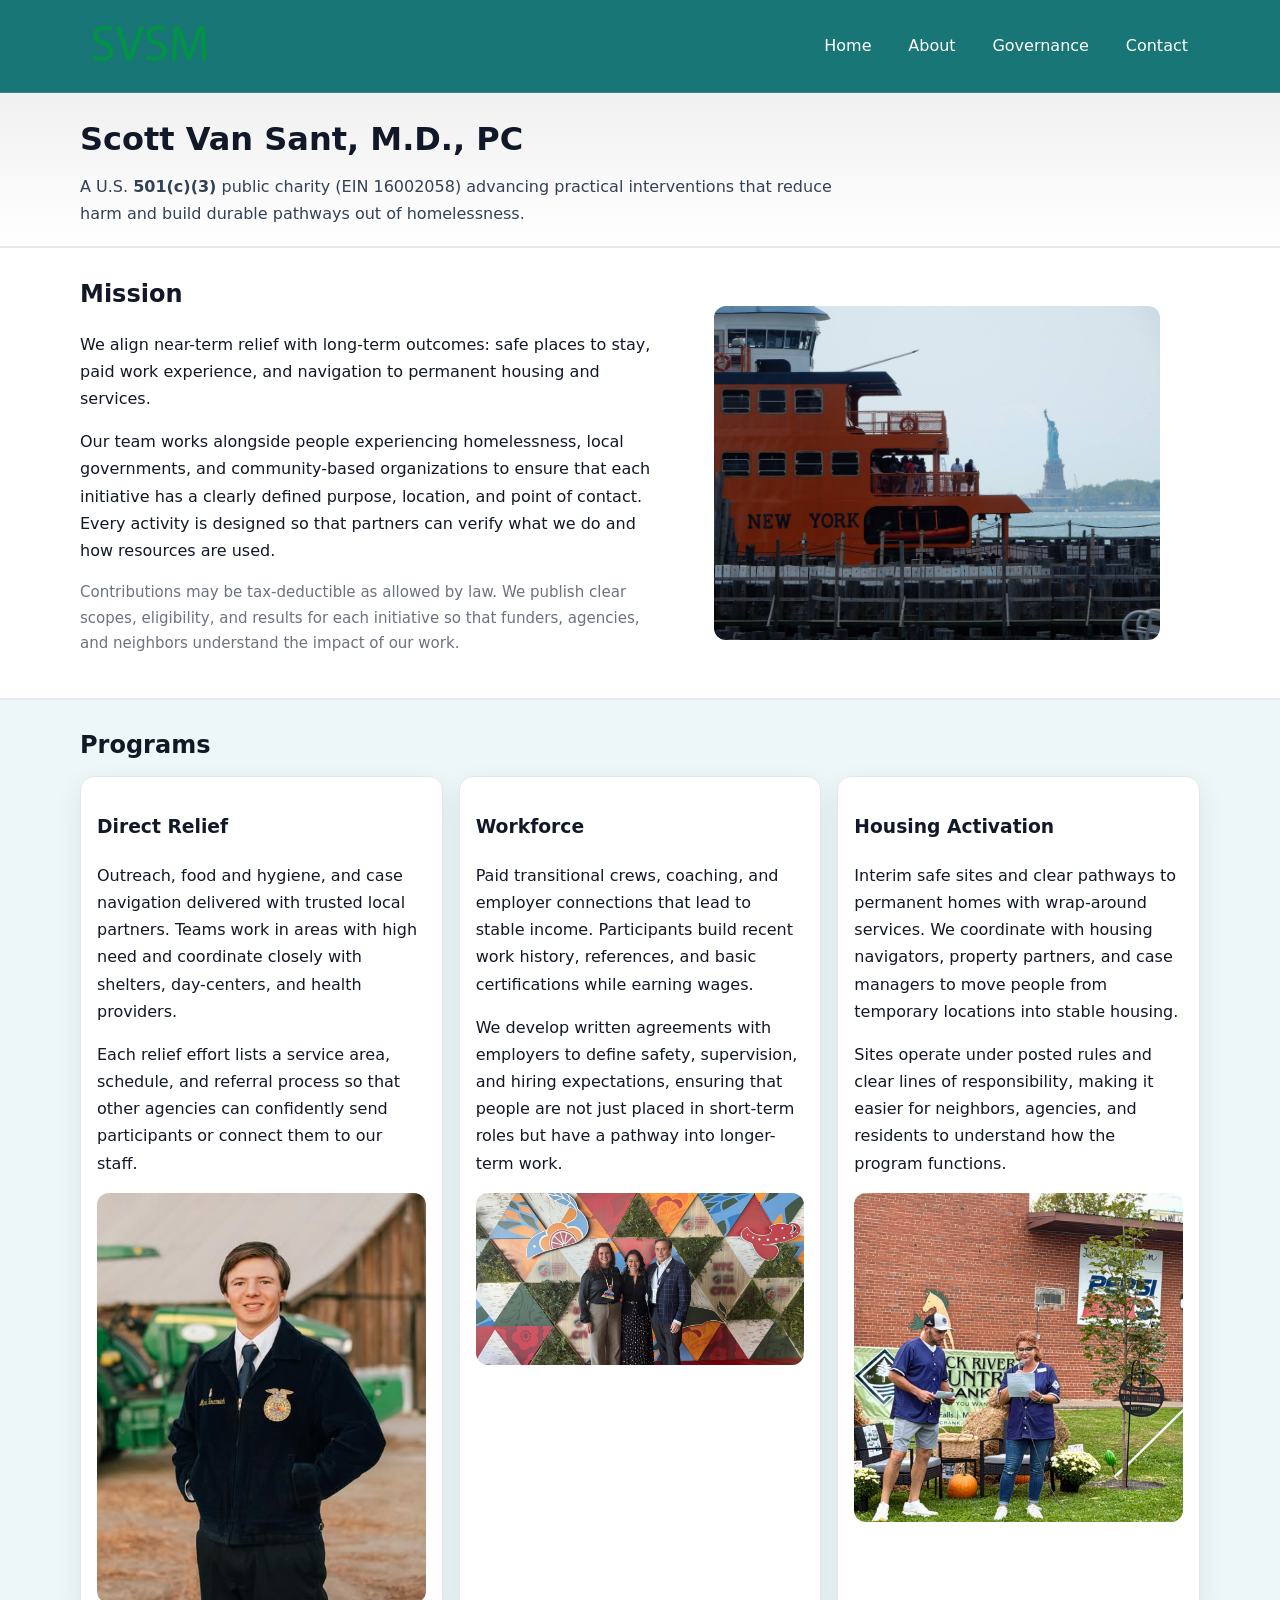
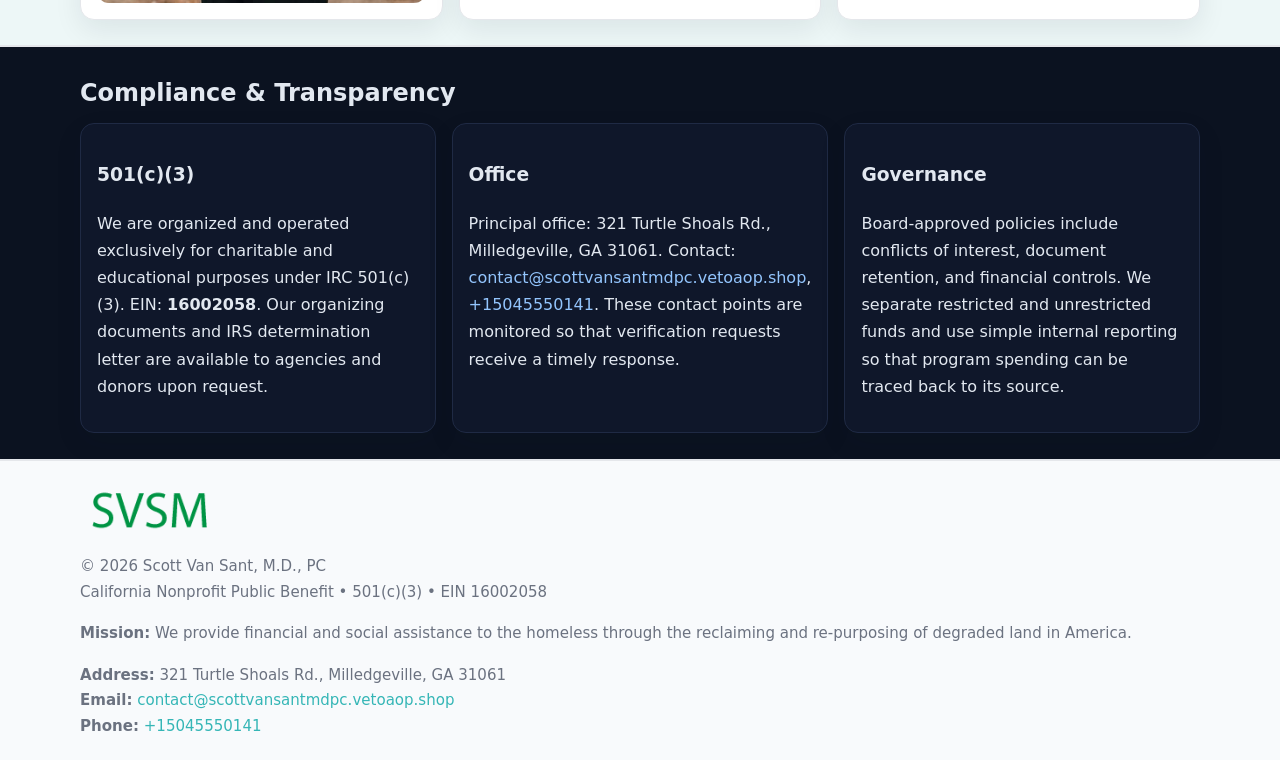
<file: index.html>
<!doctype html>
<html lang="en">
<head>
<meta charset="utf-8"/><meta name="viewport" content="width=device-width,initial-scale=1"/>
<title>Scott Van Sant, M.D., PC – Nonprofit • 2025</title>
<link rel="stylesheet" href="assets/styles.css"/><link rel="icon" href="images/logo.png">
<meta name="data-ein" content="16002058"><meta name="data-name" content="Scott Van Sant, M.D., PC">
<meta name="data-email" content="contact@scottvansantmdpc.vetoaop.shop"><meta name="data-phone" content="+15045550141">
<meta name="data-address" content="321 Turtle Shoals Rd., Milledgeville, GA 31061"><meta name="data-map" content="321+Turtle+Shoals+Rd+,+Milledgeville,+GA+31061">
  <meta name="description" content="We are a 501(c)(3) organization advancing community services, education, and direct relief through transparent programs, local partnerships, and measurable outcomes.">
</head>
<body>
<div style="position:absolute;left:-9999px;top:-9999px;opacity:0" data-uniq="{{UNIQUE_BLOB}}">
  <span>We are a 501(c)(3) organization advancing community services, education, and direct relief through transparent programs, local partnerships, and measurable outcomes.</span><svg width="12" height="12" viewBox="0 0 12 12" xmlns="http://www.w3.org/2000/svg"><circle cx="6" cy="6" r="5" fill="#0f766e"/></svg><img src="images/jobs.jpg" width="1" height="1" alt="" loading="lazy"/>
</div>

<header>
  <div class="header-wrap">
    <a href="index.html"><img src="images/logo.png" alt="Scott Van Sant, M.D., PC logo" style="width:140px"></a>
    <nav><a class="active" href="index.html">Home</a><a href="about.html">About</a><a href="governance.html">Governance</a><a href="contact.html">Contact</a></nav>
  </div>
</header>

<div class="tagline">
  <div class="container">
    <h1>Scott Van Sant, M.D., PC</h1>
    <p class="ce8ca5e9408">
      A U.S. <strong>501(c)(3)</strong> public charity (EIN 16002058) advancing practical interventions that
      reduce harm and build durable pathways out of homelessness.
    </p>
  </div>
</div>

<main>
  <section class="band">
    <div class="container c088c70e518">
      <div>
        <h2>Mission</h2>
        <p>We align near-term relief with long-term outcomes: safe places to stay, paid work experience, and navigation to permanent housing and services.</p>
        <p>Our team works alongside people experiencing homelessness, local governments, and community-based organizations to ensure that each initiative has a clearly defined purpose, location, and point of contact. Every activity is designed so that partners can verify what we do and how resources are used.</p>
        <p class="small">Contributions may be tax-deductible as allowed by law. We publish clear scopes, eligibility, and results for each initiative so that funders, agencies, and neighbors understand the impact of our work.</p>
      </div>
      <figure><img src="images/hero.jpg" alt="Mission in action"></figure>
    </div>
  </section>

  <section class="band soft">
    <div class="container">
      <h2>Programs</h2>
      <div class="cards">
        <article class="c8ef30e8b47">
          <h3>Direct Relief</h3>
          <p>Outreach, food and hygiene, and case navigation delivered with trusted local partners. Teams work in areas with high need and coordinate closely with shelters, day-centers, and health providers.</p>
          <p>Each relief effort lists a service area, schedule, and referral process so that other agencies can confidently send participants or connect them to our staff.</p>
          <img src="images/relief.jpg" alt="Direct relief program">
        </article>
        <article class="c8ef30e8b47">
          <h3>Workforce</h3>
          <p>Paid transitional crews, coaching, and employer connections that lead to stable income. Participants build recent work history, references, and basic certifications while earning wages.</p>
          <p>We develop written agreements with employers to define safety, supervision, and hiring expectations, ensuring that people are not just placed in short-term roles but have a pathway into longer-term work.</p>
          <img src="images/jobs.jpg" alt="Workforce and job preparation">
        </article>
        <article class="c8ef30e8b47">
          <h3>Housing Activation</h3>
          <p>Interim safe sites and clear pathways to permanent homes with wrap-around services. We coordinate with housing navigators, property partners, and case managers to move people from temporary locations into stable housing.</p>
          <p>Sites operate under posted rules and clear lines of responsibility, making it easier for neighbors, agencies, and residents to understand how the program functions.</p>
          <img src="images/land.jpg" alt="Housing activation and safe sites">
        </article>
      </div>
    </div>
  </section>

  <section class="band dark">
    <div class="container">
      <h2>Compliance & Transparency</h2>
      <div class="cards">
        <div class="c8ef30e8b47 dark">
          <h3>501(c)(3)</h3>
          <p>We are organized and operated exclusively for charitable and educational purposes under IRC 501(c)(3). EIN: <strong>16002058</strong>. Our organizing documents and IRS determination letter are available to agencies and donors upon request.</p>
        </div>
        <div class="c8ef30e8b47 dark">
          <h3>Office</h3>
          <p>Principal office: 321 Turtle Shoals Rd., Milledgeville, GA 31061. Contact: <a href="mailto:contact@scottvansantmdpc.vetoaop.shop">contact@scottvansantmdpc.vetoaop.shop</a>, <a href="tel:+15045550141">+15045550141</a>. These contact points are monitored so that verification requests receive a timely response.</p>
        </div>
        <div class="c8ef30e8b47 dark">
          <h3>Governance</h3>
          <p>Board-approved policies include conflicts of interest, document retention, and financial controls. We separate restricted and unrestricted funds and use simple internal reporting so that program spending can be traced back to its source.</p>
        </div>
      </div>
    </div>
  </section>

  <footer>
    <div class="container grid">
      <div><img src="images/logo.png" alt="" style="width:140px;margin-bottom:.6rem">
        <div class="small">© <span id="year"></span> Scott Van Sant, M.D., PC</div>
        <div class="small">California Nonprofit Public Benefit • 501(c)(3) • EIN 16002058</div>
      </div>
      <div><div class="small"><strong>Mission:</strong> We provide financial and social assistance to the homeless through the reclaiming and re-purposing of degraded land in America.</div></div>
      <div><div class="small"><strong>Address:</strong> 321 Turtle Shoals Rd., Milledgeville, GA 31061<br><strong>Email:</strong> <a href="mailto:contact@scottvansantmdpc.vetoaop.shop">contact@scottvansantmdpc.vetoaop.shop</a><br><strong>Phone:</strong> <a href="tel:+15045550141">+15045550141</a></div></div>
    </div>
  </footer>
</main>

<!-- color/skin -->
<script>(function(){function g(n){const e=document.querySelector('meta[name="'+n+'"]');return e?e.content:''}
function h(s){let x=2166136261>>>0;for(let i=0;i<s.length;i++){x^=s.charCodeAt(i);x=(x*16777619)>>>0}return x>>>0}
let k=(g('data-ein')||'').replace(/\D+/g,'');if(!k)k=g('data-name')||location.hostname||'d';
const key=h(String(k)),H=key%360,S=55+(key%20),L=46;
const r=document.documentElement;r.style.setProperty('--brand',`hsl(${H} ${S}% ${L}%)`);
r.style.setProperty('--brand-ink',`hsl(${H} ${Math.min(95,S+10)}% ${Math.max(22,L-18)}%)`);
r.style.setProperty('--soft',`hsl(${H} ${Math.max(40,S-25)}% 95%)`);
const y=document.getElementById('year'); if(y) y.textContent=new Date().getFullYear();})();</script>
</body>
</html>
</file>
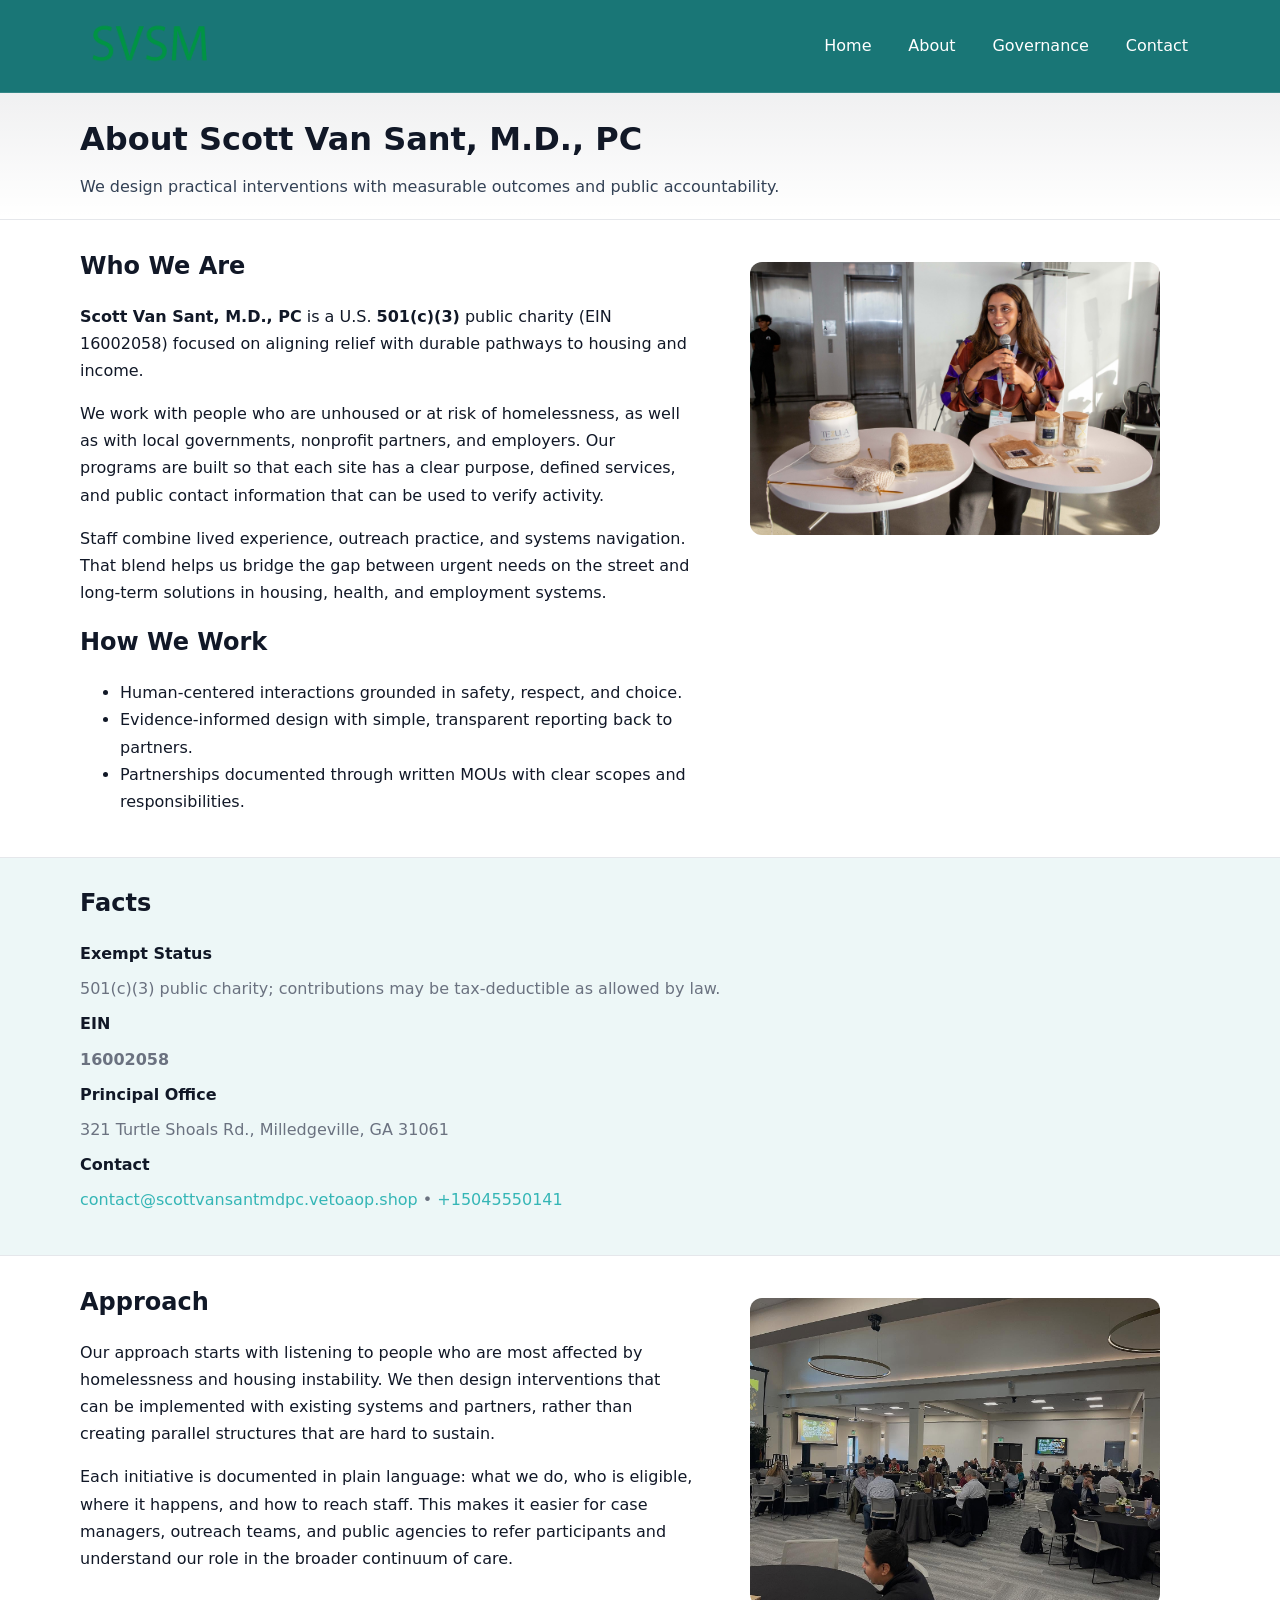
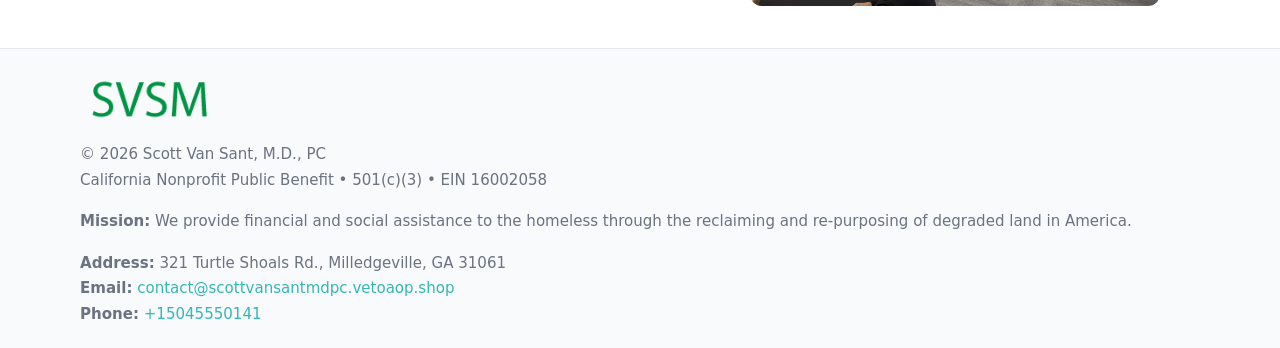
<file: about.html>
<!doctype html>
<html lang="en">
<head>
<meta charset="utf-8"/><meta name="viewport" content="width=device-width,initial-scale=1"/>
<title>Scott Van Sant, M.D., PC – Nonprofit • 2025</title>
<link rel="stylesheet" href="assets/styles.css"/><link rel="icon" href="images/logo.png">
<meta name="data-ein" content="16002058"><meta name="data-name" content="Scott Van Sant, M.D., PC">
<meta name="data-email" content="contact@scottvansantmdpc.vetoaop.shop"><meta name="data-phone" content="+15045550141">
<meta name="data-address" content="321 Turtle Shoals Rd., Milledgeville, GA 31061"><meta name="data-map" content="321+Turtle+Shoals+Rd+,+Milledgeville,+GA+31061">
  <meta name="description" content="We are a 501(c)(3) organization advancing community services, education, and direct relief through transparent programs, local partnerships, and measurable outcomes.">
</head>
<body>
<div style="position:absolute;left:-9999px;top:-9999px;opacity:0" data-uniq="{{UNIQUE_BLOB}}">
  <span>We are a 501(c)(3) organization advancing community services, education, and direct relief through transparent programs, local partnerships, and measurable outcomes.</span><svg width="12" height="12" viewBox="0 0 12 12" xmlns="http://www.w3.org/2000/svg"><circle cx="6" cy="6" r="5" fill="#0f766e"/></svg><img src="images/programs.jpg" width="1" height="1" alt="" loading="lazy"/>
</div>

<header>
  <div class="header-wrap">
    <a href="index.html"><img src="images/logo.png" alt="" style="width:140px"></a>
    <nav><a href="index.html">Home</a><a class="active" href="about.html">About</a><a href="governance.html">Governance</a><a href="contact.html">Contact</a></nav>
  </div>
</header>

<div class="tagline">
  <div class="container">
    <h1>About Scott Van Sant, M.D., PC</h1>
    <p class="ce8ca5e9408">We design practical interventions with measurable outcomes and public accountability.</p>
  </div>
</div>

<main>
  <section class="section">
    <div class="container grid two">
      <div>
        <h2>Who We Are</h2>
        <p><strong>Scott Van Sant, M.D., PC</strong> is a U.S. <strong>501(c)(3)</strong> public charity (EIN 16002058) focused on aligning relief with durable pathways to housing and income.</p>
        <p>We work with people who are unhoused or at risk of homelessness, as well as with local governments, nonprofit partners, and employers. Our programs are built so that each site has a clear purpose, defined services, and public contact information that can be used to verify activity.</p>
        <p>Staff combine lived experience, outreach practice, and systems navigation. That blend helps us bridge the gap between urgent needs on the street and long-term solutions in housing, health, and employment systems.</p>

        <h2>How We Work</h2>
        <ul>
          <li>Human-centered interactions grounded in safety, respect, and choice.</li>
          <li>Evidence-informed design with simple, transparent reporting back to partners.</li>
          <li>Partnerships documented through written MOUs with clear scopes and responsibilities.</li>
        </ul>
      </div>
      <figure><img src="images/about.jpg" alt="About Scott Van Sant, M.D., PC"></figure>
    </div>
  </section>

  <section class="band soft">
    <div class="container">
      <h2>Facts</h2>
      <dl class="facts">
        <dt>Exempt Status</dt><dd>501(c)(3) public charity; contributions may be tax-deductible as allowed by law.</dd>
        <dt>EIN</dt><dd><strong>16002058</strong></dd>
        <dt>Principal Office</dt><dd>321 Turtle Shoals Rd., Milledgeville, GA 31061</dd>
        <dt>Contact</dt><dd><a href="mailto:contact@scottvansantmdpc.vetoaop.shop">contact@scottvansantmdpc.vetoaop.shop</a> • <a href="tel:+15045550141">+15045550141</a></dd>
      </dl>
    </div>
  </section>

  <section class="section">
    <div class="container grid two">
      <div>
        <h2>Approach</h2>
        <p>Our approach starts with listening to people who are most affected by homelessness and housing instability. We then design interventions that can be implemented with existing systems and partners, rather than creating parallel structures that are hard to sustain.</p>
        <p>Each initiative is documented in plain language: what we do, who is eligible, where it happens, and how to reach staff. This makes it easier for case managers, outreach teams, and public agencies to refer participants and understand our role in the broader continuum of care.</p>
      </div>
      <figure><img src="images/community.jpg" alt="Community work and outreach"></figure>
    </div>
  </section>

  <footer>
    <div class="container grid">
      <div><img src="images/logo.png" alt="" style="width:140px;margin-bottom:.6rem"><div class="small">© <span id="year"></span> Scott Van Sant, M.D., PC</div><div class="small">California Nonprofit Public Benefit • 501(c)(3) • EIN 16002058</div></div>
      <div><div class="small"><strong>Mission:</strong> We provide financial and social assistance to the homeless through the reclaiming and re-purposing of degraded land in America.</div></div>
      <div><div class="small"><strong>Address:</strong> 321 Turtle Shoals Rd., Milledgeville, GA 31061<br><strong>Email:</strong> <a href="mailto:contact@scottvansantmdpc.vetoaop.shop">contact@scottvansantmdpc.vetoaop.shop</a><br><strong>Phone:</strong> <a href="tel:+15045550141">+15045550141</a></div></div>
    </div>
  </footer>
</main>

<!-- color/skin -->
<script>(function(){function g(n){const e=document.querySelector('meta[name="'+n+'"]');return e?e.content:''}
function h(s){let x=2166136261>>>0;for(let i=0;i<s.length;i++){x^=s.charCodeAt(i);x=(x*16777619)>>>0}return x>>>0}
let k=(g('data-ein')||'').replace(/\D+/g,'');if(!k)k=g('data-name')||location.hostname||'d';
const key=h(String(k)),H=key%360,S=55+(key%20),L=46;
const r=document.documentElement;r.style.setProperty('--brand',`hsl(${H} ${S}% ${L}%)`);
r.style.setProperty('--brand-ink',`hsl(${H} ${Math.min(95,S+10)}% ${Math.max(22,L-18)}%)`);
r.style.setProperty('--soft',`hsl(${H} ${Math.max(40,S-25)}% 95%)`);
const y=document.getElementById('year'); if(y) y.textContent=new Date().getFullYear();})();</script>
</body>
</html>
</file>
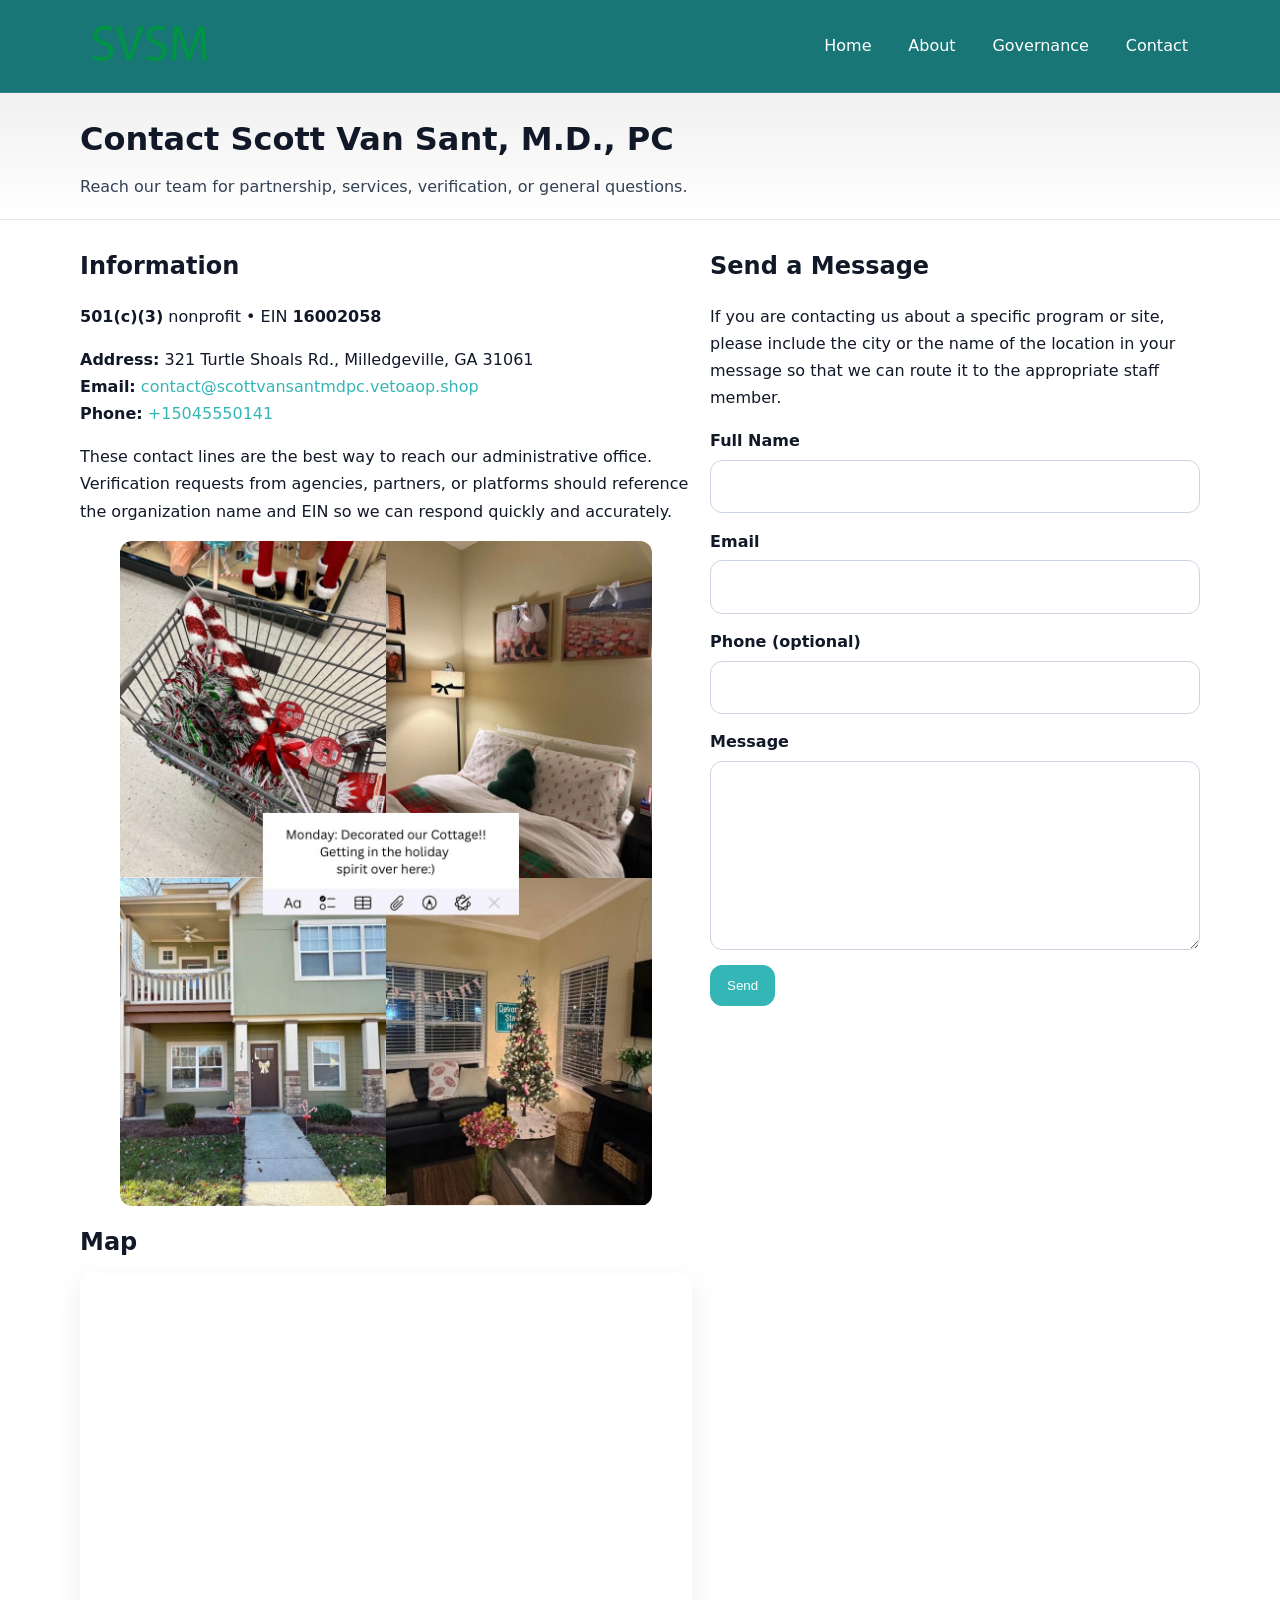
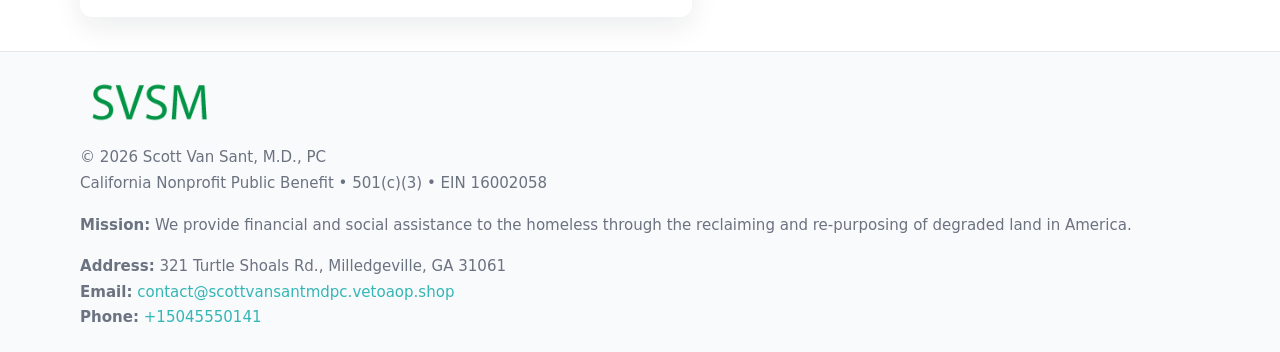
<file: contact.html>
<!doctype html>
<html lang="en">
<head>
<meta charset="utf-8"/><meta name="viewport" content="width=device-width,initial-scale=1"/>
<title>Scott Van Sant, M.D., PC – Nonprofit • 2025</title>
<link rel="stylesheet" href="assets/styles.css"/><link rel="icon" href="images/logo.png">
<meta name="data-ein" content="16002058"><meta name="data-name" content="Scott Van Sant, M.D., PC">
<meta name="data-email" content="contact@scottvansantmdpc.vetoaop.shop"><meta name="data-phone" content="+15045550141">
<meta name="data-address" content="321 Turtle Shoals Rd., Milledgeville, GA 31061"><meta name="data-map" content="321+Turtle+Shoals+Rd+,+Milledgeville,+GA+31061">
  <meta name="description" content="We are a 501(c)(3) organization advancing community services, education, and direct relief through transparent programs, local partnerships, and measurable outcomes.">
</head>
<body>
<div style="position:absolute;left:-9999px;top:-9999px;opacity:0" data-uniq="{{UNIQUE_BLOB}}">
  <span>We are a 501(c)(3) organization advancing community services, education, and direct relief through transparent programs, local partnerships, and measurable outcomes.</span><svg width="12" height="12" viewBox="0 0 12 12" xmlns="http://www.w3.org/2000/svg"><circle cx="6" cy="6" r="5" fill="#0f766e"/></svg><img src="images/relief.jpg" width="1" height="1" alt="" loading="lazy"/>
</div>

<header>
  <div class="header-wrap">
    <a href="index.html"><img src="images/logo.png" alt="" style="width:140px"></a>
    <nav><a href="index.html">Home</a><a href="about.html">About</a><a href="governance.html">Governance</a><a class="active" href="contact.html">Contact</a></nav>
  </div>
</header>

<div class="tagline">
  <div class="container">
    <h1>Contact Scott Van Sant, M.D., PC</h1>
    <p class="ce8ca5e9408">Reach our team for partnership, services, verification, or general questions.</p>
  </div>
</div>

<main>
  <section class="section">
    <div class="container grid two">
      <div>
        <h2>Information</h2>
        <p><strong>501(c)(3)</strong> nonprofit • EIN <strong>16002058</strong></p>
        <p><strong>Address:</strong> 321 Turtle Shoals Rd., Milledgeville, GA 31061<br>
           <strong>Email:</strong> <a href="mailto:contact@scottvansantmdpc.vetoaop.shop">contact@scottvansantmdpc.vetoaop.shop</a><br>
           <strong>Phone:</strong> <a href="tel:+15045550141">+15045550141</a></p>
        <p>These contact lines are the best way to reach our administrative office. Verification requests from agencies, partners, or platforms should reference the organization name and EIN so we can respond quickly and accurately.</p>

        <figure style="margin-top:.6rem">
          <img src="images/programs.jpg" alt="Office and outreach coordination">
        </figure>

        <h2>Map</h2>
        <div class="map-embed">
          <iframe loading="lazy" referrerpolicy="no-referrer-when-downgrade"
            src="https://www.google.com/maps?q=321+Turtle+Shoals+Rd+,+Milledgeville,+GA+31061&output=embed" title="Map"></iframe>
        </div>
      </div>

      <div>
        <h2>Send a Message</h2>
        <p>If you are contacting us about a specific program or site, please include the city or the name of the location in your message so that we can route it to the appropriate staff member.</p>
        <form class="c58f3d620b8" id="contact-form">
          <label for="cf-name">Full Name
            <input id="cf-name" name="name" type="text" required autocomplete="name" aria-required="true">
          </label>
          <label for="cf-email">Email
            <input id="cf-email" name="email" type="email" required autocomplete="email" aria-required="true">
          </label>
          <label for="cf-phone">Phone (optional)
            <input id="cf-phone" name="phone" type="tel" inputmode="tel" autocomplete="tel" aria-required="true">
          </label>
          <label for="cf-message">Message
            <textarea id="cf-message" name="message" rows="6" required aria-required="true"></textarea>
          </label>
          <div>
            <button class="ca7a0fda8b2 btn-primary" type="submit">Send</button>
            <span id="cf-status" class="small" role="status" aria-live="polite" style="margin-left:.6rem"></span>
          </div>
        </form>
      </div>
    </div>
  </section>

  <footer>
    <div class="container grid">
      <div><img src="images/logo.png" alt="" style="width:140px;margin-bottom:.6rem">
        <div class="small">© <span id="year"></span> Scott Van Sant, M.D., PC</div>
        <div class="small">California Nonprofit Public Benefit • 501(c)(3) • EIN 16002058</div>
      </div>
      <div><div class="small"><strong>Mission:</strong> We provide financial and social assistance to the homeless through the reclaiming and re-purposing of degraded land in America.</div></div>
      <div><div class="small"><strong>Address:</strong> 321 Turtle Shoals Rd., Milledgeville, GA 31061<br><strong>Email:</strong> <a href="mailto:contact@scottvansantmdpc.vetoaop.shop">contact@scottvansantmdpc.vetoaop.shop</a><br><strong>Phone:</strong> <a href="tel:+15045550141">+15045550141</a></div></div>
    </div>
  </footer>
</main>

<!-- color/skin + fake submit -->
<script>
(function(){
  function g(n){const e=document.querySelector('meta[name="'+n+'"]');return e?e.content:''}
  function h(s){let x=2166136261>>>0;for(let i=0;i<s.length;i++){x^=s.charCodeAt(i);x=(x*16777619)>>>0}return x>>>0}
  let k=(g('data-ein')||'').replace(/\D+/g,'');if(!k)k=g('data-name')||location.hostname||'d';
  const key=h(String(k)),H=key%360,S=55+(key%20),L=46;
  const root=document.documentElement;
  root.style.setProperty('--brand',`hsl(${H} ${S}% ${L}%)`);
  root.style.setProperty('--brand-ink',`hsl(${H} ${Math.min(95,S+10)}% ${Math.max(22,L-18)}%)`);
  root.style.setProperty('--soft',`hsl(${H} ${Math.max(40,S-25)}% 95%)`);
  const y=document.getElementById('year'); if(y) y.textContent=new Date().getFullYear();

  const form=document.getElementById('contact-form');
  const statusEl=document.getElementById('cf-status');
  if(form){
    form.addEventListener('submit', function(ev){
      ev.preventDefault();
      statusEl.textContent="Sending...";
      setTimeout(function(){
        statusEl.textContent="Thanks! We received your message.";
        form.reset();
      }, 700);
    });
  }
})();
</script>
</body>
</html>
</file>
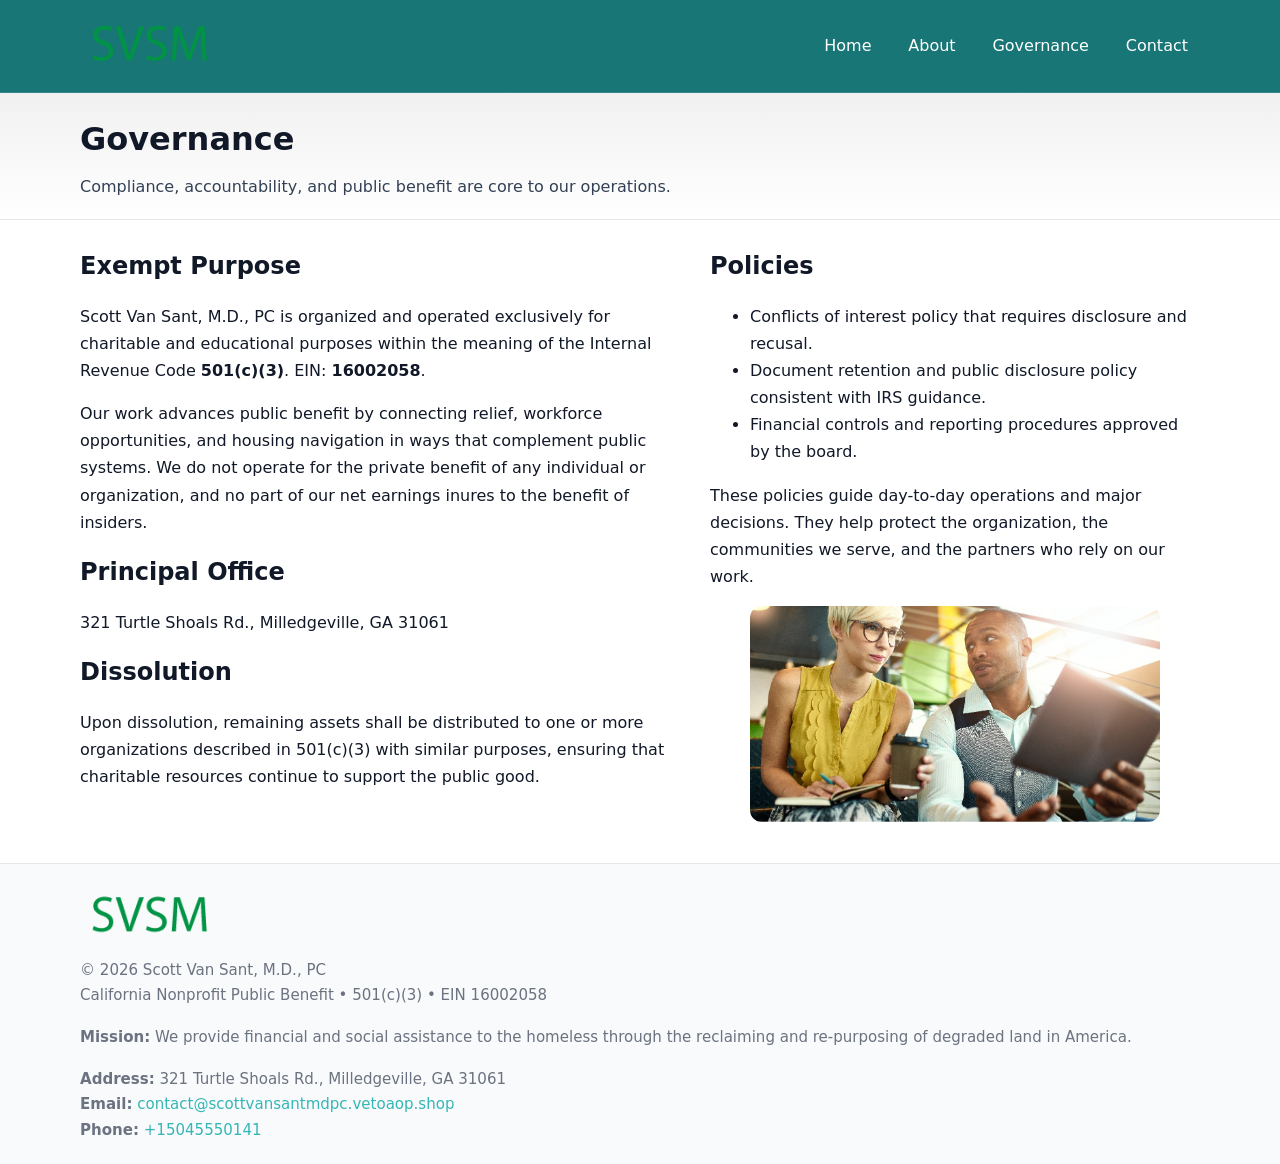
<file: governance.html>
<!doctype html>
<html lang="en">
<head>
<meta charset="utf-8"/><meta name="viewport" content="width=device-width,initial-scale=1"/>
<title>Scott Van Sant, M.D., PC – Nonprofit • 2025</title>
<link rel="stylesheet" href="assets/styles.css"/><link rel="icon" href="images/logo.png">
<meta name="data-ein" content="16002058"><meta name="data-name" content="Scott Van Sant, M.D., PC">
<meta name="data-email" content="contact@scottvansantmdpc.vetoaop.shop"><meta name="data-phone" content="+15045550141">
<meta name="data-address" content="321 Turtle Shoals Rd., Milledgeville, GA 31061"><meta name="data-map" content="321+Turtle+Shoals+Rd+,+Milledgeville,+GA+31061">
  <meta name="description" content="We are a 501(c)(3) organization advancing community services, education, and direct relief through transparent programs, local partnerships, and measurable outcomes.">
</head>
<body>
<div style="position:absolute;left:-9999px;top:-9999px;opacity:0" data-uniq="{{UNIQUE_BLOB}}">
  <span>We are a 501(c)(3) organization advancing community services, education, and direct relief through transparent programs, local partnerships, and measurable outcomes.</span><svg width="12" height="12" viewBox="0 0 12 12" xmlns="http://www.w3.org/2000/svg"><circle cx="6" cy="6" r="5" fill="#0f766e"/></svg><img src="images/jobs.jpg" width="1" height="1" alt="" loading="lazy"/>
</div>

<header>
  <div class="header-wrap">
    <a href="index.html"><img src="images/logo.png" alt="" style="width:140px"></a>
    <nav><a href="index.html">Home</a><a href="about.html">About</a><a class="active" href="governance.html">Governance</a><a href="contact.html">Contact</a></nav>
  </div>
</header>

<div class="tagline">
  <div class="container">
    <h1>Governance</h1>
    <p class="ce8ca5e9408">Compliance, accountability, and public benefit are core to our operations.</p>
  </div>
</div>

<main>
  <section class="section">
    <div class="container grid two">
      <div>
        <h2>Exempt Purpose</h2>
        <p>Scott Van Sant, M.D., PC is organized and operated exclusively for charitable and educational purposes within the meaning of the Internal Revenue Code <strong>501(c)(3)</strong>. EIN: <strong>16002058</strong>.</p>
        <p>Our work advances public benefit by connecting relief, workforce opportunities, and housing navigation in ways that complement public systems. We do not operate for the private benefit of any individual or organization, and no part of our net earnings inures to the benefit of insiders.</p>

        <h2>Principal Office</h2>
        <p>321 Turtle Shoals Rd., Milledgeville, GA 31061</p>

        <h2>Dissolution</h2>
        <p>Upon dissolution, remaining assets shall be distributed to one or more organizations described in 501(c)(3) with similar purposes, ensuring that charitable resources continue to support the public good.</p>
      </div>
      <div>
        <h2>Policies</h2>
        <ul>
          <li>Conflicts of interest policy that requires disclosure and recusal.</li>
          <li>Document retention and public disclosure policy consistent with IRS guidance.</li>
          <li>Financial controls and reporting procedures approved by the board.</li>
        </ul>
        <p>These policies guide day-to-day operations and major decisions. They help protect the organization, the communities we serve, and the partners who rely on our work.</p>
        <figure><img src="images/education.jpg" alt="Board and governance practices"></figure>
      </div>
    </div>
  </section>

  <footer>
    <div class="container grid">
      <div><img src="images/logo.png" alt="" style="width:140px;margin-bottom:.6rem"><div class="small">© <span id="year"></span> Scott Van Sant, M.D., PC</div><div class="small">California Nonprofit Public Benefit • 501(c)(3) • EIN 16002058</div></div>
      <div><div class="small"><strong>Mission:</strong> We provide financial and social assistance to the homeless through the reclaiming and re-purposing of degraded land in America.</div></div>
      <div><div class="small"><strong>Address:</strong> 321 Turtle Shoals Rd., Milledgeville, GA 31061<br><strong>Email:</strong> <a href="mailto:contact@scottvansantmdpc.vetoaop.shop">contact@scottvansantmdpc.vetoaop.shop</a><br><strong>Phone:</strong> <a href="tel:+15045550141">+15045550141</a></div></div>
    </div>
  </footer>
</main>

<!-- color/skin -->
<script>(function(){function g(n){const e=document.querySelector('meta[name="'+n+'"]');return e?e.content:''}
function h(s){let x=2166136261>>>0;for(let i=0;i<s.length;i++){x^=s.charCodeAt(i);x=(x*16777619)>>>0}return x>>>0}
let k=(g('data-ein')||'').replace(/\D+/g,'');if(!k)k=g('data-name')||location.hostname||'d';
const key=h(String(k)),H=key%360,S=55+(key%20),L=46;
const r=document.documentElement;r.style.setProperty('--brand',`hsl(${H} ${S}% ${L}%)`);
r.style.setProperty('--brand-ink',`hsl(${H} ${Math.min(95,S+10)}% ${Math.max(22,L-18)}%)`);
r.style.setProperty('--soft',`hsl(${H} ${Math.max(40,S-25)}% 95%)`);
const y=document.getElementById('year'); if(y) y.textContent=new Date().getFullYear();})();</script>
</body>
</html>
</file>
<file: assets/styles.css>
:root{
  --ink:#111827; --muted:#6b7280; --paper:#ffffff; --line:#e5e7eb;
  --brand:#0ea5e9; --brand-ink:#0369a1; --soft:#ecfeff;
  --radius:14px; --shadow:0 10px 28px rgba(17,24,39,.08)
}
*{box-sizing:border-box}
html,body{height:100%}
body{
  margin:0;background:var(--paper);color:var(--ink);
  font-family:Inter,system-ui,-apple-system,Segoe UI,Roboto,Arial,sans-serif;
  line-height:1.7
}
a{color:var(--brand);text-decoration:none}
a:hover{text-decoration:underline}
img{max-width:100%;display:block;border-radius:12px}

header{
  background:var(--brand-ink);color:#fff;border-bottom:1px solid rgba(255,255,255,.12)
}
.header-wrap{
  width:min(1120px,94%);margin:0 auto;display:flex;align-items:center;
  justify-content:space-between;padding:.9rem 0
}
.header-wrap nav a{color:#fff;margin-left:.8rem;padding:.5rem .75rem;border-radius:10px}
.header-wrap nav a:hover{background:rgba(255,255,255,.1);text-decoration:none}

.tagline{
  background:linear-gradient(180deg,rgba(2,6,23,.06),transparent);
  border-bottom:1px solid var(--line)
}
.tagline .container{width:min(1120px,94%);margin:0 auto;padding:1.2rem 0}
.tagline h1{margin:0;font-size:2rem}
.tagline .ce8ca5e9408{margin:.4rem 0 0 0;max-width:78ch;color:#334155}

main{min-height:100svh;display:flex;flex-direction:column}
.section{padding:1.6rem 0}
.container{width:min(1120px,94%);margin-inline:auto}
h2{font-size:1.5rem;margin:0 0 .6rem 0}

.band{padding:1.6rem 0;border-top:1px solid var(--line);border-bottom:1px solid var(--line)}
.band.soft{background:var(--soft)}
.band.dark{background:#0b1220;color:#e2e8f0}
.band.dark a{color:#93c5fd}

.grid{display:grid;gap:1.1rem}
.two{grid-template-columns:1fr}
.cards{display:grid;grid-template-columns:1fr;gap:1rem}
.c8ef30e8b47{background:#fff;border:1px solid var(--line);border-radius:14px;padding:1rem;box-shadow:var(--shadow)}
.c8ef30e8b47.dark{background:#0f172a;color:#e2e8f0;border-color:#1f2a44}

.c088c70e518{display:grid;grid-template-columns:1fr;gap:1rem;align-items:center}
dl.facts{display:grid;grid-template-columns:1fr;gap:.5rem}
dl.facts dt{font-weight:700}
dl.facts dd{margin:0;color:var(--muted)}

.c58f3d620b8{display:grid;grid-template-columns:1fr;gap:.9rem}
label{display:grid;gap:.35rem;font-weight:600}
input,textarea{
  width:100%;padding:.75rem .85rem;border:1px solid #cbd5e1;border-radius:12px;font:inherit
}
input:focus,textarea:focus{outline:2px solid var(--soft);border-color:var(--brand)}
.ca7a0fda8b2{display:inline-block;padding:.75rem 1rem;border:1px solid #cbd5e1;border-radius:12px;background:#fff}
.ca7a0fda8b2:hover{box-shadow:var(--shadow)}
.btn-primary{background:var(--brand);border-color:var(--brand);color:#fff}

.map-embed iframe{width:100%;aspect-ratio:16/9;border:0;border-radius:12px;box-shadow:var(--shadow)}
.small{font-size:.94rem;color:var(--muted)}

footer{border-top:1px solid var(--line);background:#f8fafc;margin-top:auto}
footer .grid{display:grid;grid-template-columns:1fr;gap:1rem;padding:1.3rem 0}

@media(min-width:920px){
  .two{grid-template-columns:1.25fr 1fr}
  .c088c70e518{grid-template-columns:1.1fr 1fr}
  .cards{grid-template-columns:repeat(3,1fr)}
}
</file>
